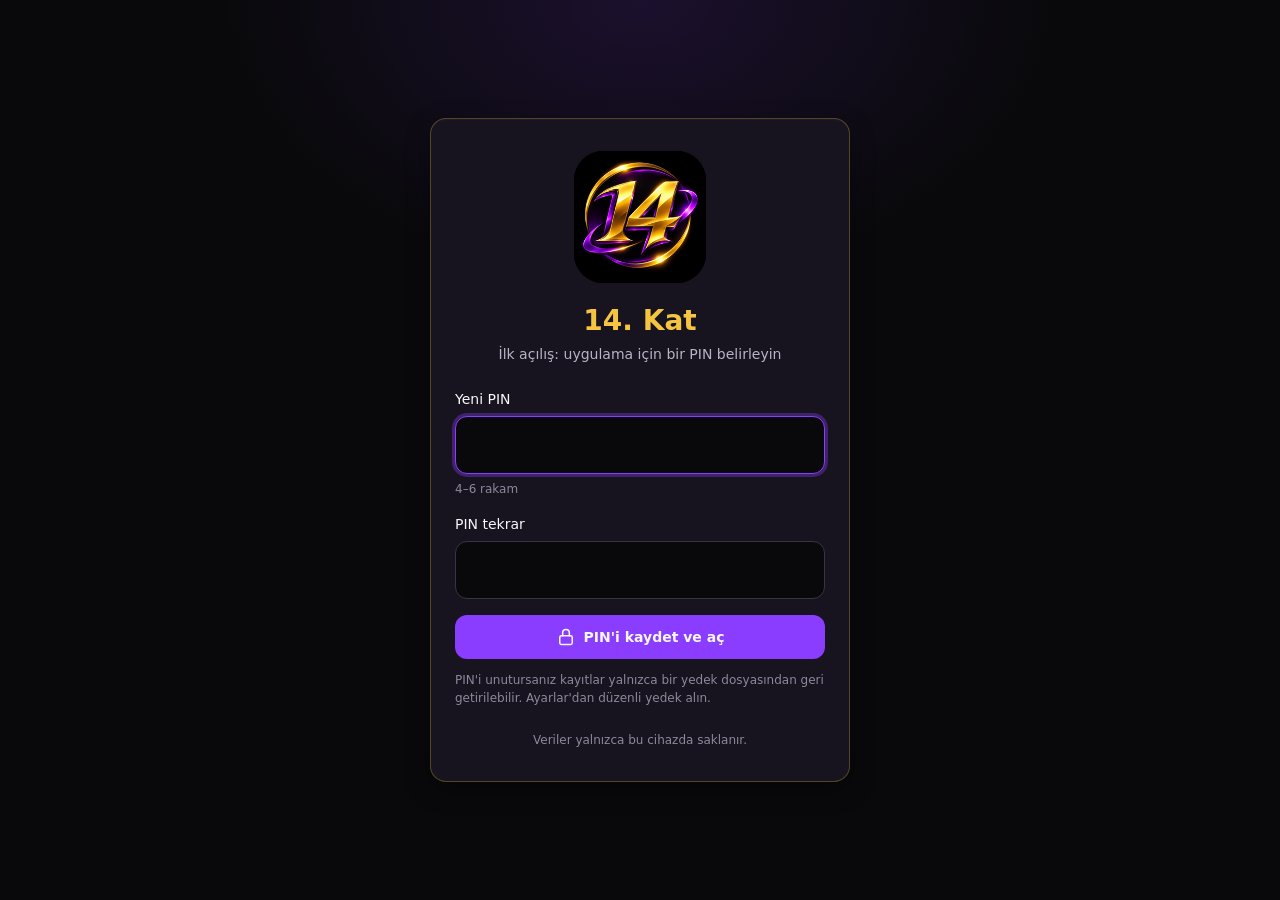
<file: index.html>
<!DOCTYPE html>
<html lang="tr">
<head>
  <meta charset="utf-8">
  <meta name="viewport" content="width=device-width, initial-scale=1, viewport-fit=cover">
  <title>Giriş · 14. Kat</title>
  <meta name="theme-color" content="#09090B">
  <link rel="icon" href="public/branding/favicon.ico" sizes="any">
  <link rel="icon" type="image/png" sizes="32x32" href="public/branding/logo-14kat-32.png">
  <link rel="apple-touch-icon" href="public/branding/apple-touch-icon.png">
  <link rel="manifest" href="manifest.webmanifest">
  <link rel="stylesheet" href="src/styles/tokens.css">
  <link rel="stylesheet" href="src/styles/base.css">
  <link rel="stylesheet" href="src/styles/components.css">
  <link rel="stylesheet" href="src/styles/layout.css">
</head>
<body>
  <main class="giris">
    <div class="kart kart-premium giris__kart" id="giris-kart">
      <img class="logo giris__logo" src="public/branding/logo-14kat-256.png" alt="14. Kat logosu" width="132" height="132">
      <h1 class="giris__baslik">14. Kat</h1>
      <p class="giris__alt" id="giris-alt">Sorumlu hemşire servis yönetimi</p>
      <div id="giris-icerik" aria-live="polite"></div>
      <p class="giris__dip">Veriler yalnızca bu cihazda saklanır.</p>
    </div>
  </main>
  <script src="src/js/ikonlar.js"></script>
  <script src="src/js/kilit.js"></script>
  <script src="src/js/giris.js"></script>
  <script>
    if ('serviceWorker' in navigator && (location.protocol === 'https:' || location.hostname === 'localhost')) {
      try {
        navigator.serviceWorker.register('sw.js');
        let yenilendi = false;
        navigator.serviceWorker.addEventListener('controllerchange', () => { if (!yenilendi) { yenilendi = true; location.reload(); } });
      } catch (e) { /* önbellek olmadan devam */ }
    }
  </script>
</body>
</html>
</file>
<file: src/styles/tokens.css>
/* ==========================================================
   14. KAT — Tasarım belirteçleri (design tokens)
   Bütün renkler, boşluklar ve tipografi BURADAN yönetilir.
   Bileşenlerde doğrudan HEX yazılmaz; yalnızca bu değişkenler kullanılır.
   ========================================================== */

:root {
  /* --- Marka paleti (talimattaki değerler) --- */
  --renk-arka-plan:      #09090B; /* Ana arka plan */
  --renk-kart:           #17131F; /* Kart ve panel */
  --renk-mor:            #8B3DFF; /* Ana vurgu — zemin olarak kullan */
  --renk-mor-koyu:       #5B21B6; /* İkincil mor */
  --renk-altin:          #F5C542; /* Altın sarısı */
  --renk-altin-parlak:   #FFD966; /* Parlak altın */
  --renk-metin:          #F8F8FA; /* Ana metin */
  --renk-metin-ikincil:  #B9B4C5; /* İkincil metin */

  /* --- Erişilebilirlik için türetilmiş tonlar --- */
  /* #8B3DFF koyu zeminde metin olarak 3.66:1 kalır (AA için 4.5 gerekir).
     Mor YAZI, bağlantı ve ikonlarda bu açık ton kullanılır (7.04:1). */
  --renk-mor-metin:      #B28CFF;
  --renk-metin-soluk:    #8E889B; /* pasif / ipucu metni, 5.35:1 */

  /* Yüzey katmanları */
  --renk-yuzey-1:        #120F18; /* menü */
  --renk-yuzey-2:        var(--renk-kart);
  --renk-yuzey-3:        #211B2C; /* hover, tablo başlığı */
  --renk-kenar:          #2A2336;
  --renk-kenar-guclu:    #3B3249;
  --renk-mor-zemin:      rgba(139, 61, 255, 0.14);
  --renk-altin-zemin:    rgba(245, 197, 66, 0.12);

  /* --- Durum renkleri (her zaman ikon + metinle birlikte) --- */
  --renk-basari:         #4ADE80;
  --renk-basari-zemin:   rgba(74, 222, 128, 0.12);
  --renk-uyari:          #FB923C;
  --renk-uyari-zemin:    rgba(251, 146, 60, 0.12);
  --renk-kritik:         #F87171;
  --renk-kritik-zemin:   rgba(248, 113, 113, 0.12);
  --renk-bilgi:          var(--renk-mor-metin);
  --renk-bilgi-zemin:    var(--renk-mor-zemin);

  /* Odak halkası */
  --odak-halka: 0 0 0 2px var(--renk-arka-plan), 0 0 0 4px var(--renk-altin);

  /* --- Tipografi --- */
  --font-ana: "Inter", "Segoe UI", system-ui, -apple-system, Roboto, "Helvetica Neue", Arial, sans-serif;
  --font-rakam: "Inter", "Segoe UI", system-ui, sans-serif;
  --yazi-xs: 0.75rem;
  --yazi-sm: 0.875rem;
  --yazi-md: 1rem;
  --yazi-lg: 1.125rem;
  --yazi-xl: 1.375rem;
  --yazi-2xl: 1.75rem;
  --kalinlik-normal: 400;
  --kalinlik-orta: 500;
  --kalinlik-kalin: 600;
  --kalinlik-cok: 700;

  /* --- Boşluk ölçeği (4 px tabanlı) --- */
  --b-1: 4px;  --b-2: 8px;  --b-3: 12px; --b-4: 16px;
  --b-5: 20px; --b-6: 24px; --b-8: 32px; --b-10: 40px;

  /* --- Köşe ve gölge --- */
  --kose-sm: 8px;
  --kose-md: 12px;
  --kose-lg: 16px;
  --kose-tam: 999px;
  --golge-kart: 0 1px 0 rgba(255,255,255,0.03) inset, 0 8px 24px rgba(0,0,0,0.35);
  --golge-altin: 0 0 0 1px rgba(245,197,66,0.35); /* abartısız premium çizgi */

  /* --- Yerleşim --- */
  --menu-genislik: 264px;
  --ust-bar-yukseklik: 64px;
  --icerik-max: 1320px;
  --dokunma-min: 44px; /* mobil dokunma hedefi */

  /* Hareket — kısa ve sade */
  --gecis: 150ms ease;
}

@media (prefers-reduced-motion: reduce) {
  :root { --gecis: 0ms; }
}
</file>
<file: src/styles/base.css>
/* 14. KAT — Temel stiller */

*, *::before, *::after { box-sizing: border-box; }

html { -webkit-text-size-adjust: 100%; color-scheme: dark; }

body {
  margin: 0;
  min-height: 100vh;
  min-height: 100dvh;
  background: var(--renk-arka-plan);
  color: var(--renk-metin);
  font-family: var(--font-ana);
  font-size: var(--yazi-md);
  line-height: 1.5;
  -webkit-font-smoothing: antialiased;
}

h1, h2, h3, h4 { margin: 0; line-height: 1.25; font-weight: var(--kalinlik-kalin); }
h1 { font-size: var(--yazi-2xl); }
h2 { font-size: var(--yazi-xl); }
h3 { font-size: var(--yazi-lg); }
p  { margin: 0; }

a { color: var(--renk-mor-metin); text-decoration: underline; text-underline-offset: 2px; }
a:hover { color: var(--renk-altin-parlak); }

img, svg { display: block; max-width: 100%; }

button, input, select, textarea { font: inherit; color: inherit; }

:focus-visible { outline: none; box-shadow: var(--odak-halka); border-radius: var(--kose-sm); }

::selection { background: var(--renk-mor); color: var(--renk-metin); }

/* Ekran okuyucuya özel metin */
.sr-only {
  position: absolute !important; width: 1px; height: 1px; padding: 0; margin: -1px;
  overflow: hidden; clip: rect(0,0,0,0); white-space: nowrap; border: 0;
}

/* İçeriğe atla bağlantısı */
.atla {
  position: absolute; left: var(--b-4); top: -60px; z-index: 100;
  background: var(--renk-altin); color: var(--renk-arka-plan);
  padding: var(--b-2) var(--b-4); border-radius: var(--kose-sm);
  font-weight: var(--kalinlik-kalin); text-decoration: none;
}
.atla:focus { top: var(--b-4); }

/* Yardımcı sınıflar */
.metin-altin   { color: var(--renk-altin); }
.metin-mor     { color: var(--renk-mor-metin); }
.metin-ikincil { color: var(--renk-metin-ikincil); }
.metin-soluk   { color: var(--renk-metin-soluk); }
.metin-sm      { font-size: var(--yazi-sm); }
.metin-xs      { font-size: var(--yazi-xs); }
.rakam         { font-variant-numeric: tabular-nums; }

.ikon { width: 20px; height: 20px; flex-shrink: 0; stroke: currentColor; fill: none;
        stroke-width: 1.8; stroke-linecap: round; stroke-linejoin: round; }
.ikon-sm { width: 16px; height: 16px; }
.ikon-lg { width: 24px; height: 24px; }
</file>
<file: src/styles/components.css>
/* ==========================================================
   14. KAT — Ortak bileşenler
   Buton · Kart · İstatistik · Rozet · Uyarı · Tablo · Form · Logo · Yükleme
   ========================================================== */

/* ---------- Logo ---------- */
.logo {
  display: block; aspect-ratio: 1 / 1; object-fit: contain;
  border-radius: 22%; /* siyah karenin kenarını yumuşatır; logonun kendisi değişmez */
  background: #000;
}
.logo-blok { display: flex; align-items: center; gap: var(--b-3); text-decoration: none; color: inherit; }
.logo-blok .logo { width: 44px; height: 44px; }
.logo-blok__ad { font-size: var(--yazi-lg); font-weight: var(--kalinlik-cok); letter-spacing: 0.01em; color: var(--renk-altin); }
.logo-blok__alt { font-size: var(--yazi-xs); color: var(--renk-metin-soluk); }

/* ---------- Buton ---------- */
.btn {
  display: inline-flex; align-items: center; justify-content: center; gap: var(--b-2);
  min-height: var(--dokunma-min); padding: 0 var(--b-5);
  border: 1px solid transparent; border-radius: var(--kose-md);
  font-size: var(--yazi-sm); font-weight: var(--kalinlik-kalin); line-height: 1;
  text-decoration: none; cursor: pointer; white-space: nowrap;
  transition: background var(--gecis), border-color var(--gecis), color var(--gecis);
}
.btn:disabled, .btn[aria-disabled="true"] { opacity: 0.5; cursor: not-allowed; }

.btn-birincil { background: var(--renk-mor); color: var(--renk-metin); }
.btn-birincil:hover:not(:disabled) { background: #7A2EF0; }

.btn-altin { background: var(--renk-altin); color: var(--renk-arka-plan); }
.btn-altin:hover:not(:disabled) { background: var(--renk-altin-parlak); }

.btn-ikincil { background: transparent; color: var(--renk-metin); border-color: var(--renk-kenar-guclu); }
.btn-ikincil:hover:not(:disabled) { background: var(--renk-yuzey-3); border-color: var(--renk-mor-metin); }

.btn-hayalet { background: transparent; color: var(--renk-metin-ikincil); }
.btn-hayalet:hover:not(:disabled) { background: var(--renk-yuzey-3); color: var(--renk-metin); }

.btn-tehlike { background: transparent; color: var(--renk-kritik); border-color: rgba(248,113,113,0.4); }
.btn-tehlike:hover:not(:disabled) { background: var(--renk-kritik-zemin); }

.btn-sm { min-height: 36px; padding: 0 var(--b-3); font-size: var(--yazi-xs); }
.btn-tam { width: 100%; }
.btn-ikon { width: var(--dokunma-min); padding: 0; }

/* ---------- Kart ---------- */
.kart {
  background: var(--renk-kart);
  border: 1px solid var(--renk-kenar);
  border-radius: var(--kose-lg);
  box-shadow: var(--golge-kart);
}
.kart-premium { border-color: rgba(245,197,66,0.28); }
.kart__bas {
  display: flex; align-items: center; justify-content: space-between; gap: var(--b-3);
  padding: var(--b-4) var(--b-5); border-bottom: 1px solid var(--renk-kenar);
}
.kart__baslik { font-size: var(--yazi-md); font-weight: var(--kalinlik-kalin); display: flex; align-items: center; gap: var(--b-2); }
.kart__baslik .ikon { color: var(--renk-altin); }
.kart__govde { padding: var(--b-5); }
.kart__alt { padding: var(--b-3) var(--b-5); border-top: 1px solid var(--renk-kenar); }

/* ---------- İstatistik kutusu ---------- */
.istatistik { padding: var(--b-5); display: flex; flex-direction: column; gap: var(--b-2); }
.istatistik__etiket { display: flex; align-items: center; gap: var(--b-2); font-size: var(--yazi-sm); color: var(--renk-metin-ikincil); }
.istatistik__etiket .ikon { color: var(--renk-mor-metin); }
.istatistik__deger { font-size: 2rem; font-weight: var(--kalinlik-cok); font-variant-numeric: tabular-nums; line-height: 1.1; }
.istatistik__not { font-size: var(--yazi-xs); color: var(--renk-metin-soluk); }

/* ---------- Rozet (durum etiketi) ---------- */
.rozet {
  display: inline-flex; align-items: center; gap: 6px;
  padding: 3px 10px; border-radius: var(--kose-tam);
  font-size: var(--yazi-xs); font-weight: var(--kalinlik-kalin); white-space: nowrap;
  border: 1px solid transparent;
}
.rozet .ikon { width: 14px; height: 14px; }
.rozet-basari { color: var(--renk-basari); background: var(--renk-basari-zemin); border-color: rgba(74,222,128,0.3); }
.rozet-uyari  { color: var(--renk-uyari);  background: var(--renk-uyari-zemin);  border-color: rgba(251,146,60,0.3); }
.rozet-kritik { color: var(--renk-kritik); background: var(--renk-kritik-zemin); border-color: rgba(248,113,113,0.3); }
.rozet-bilgi  { color: var(--renk-mor-metin); background: var(--renk-mor-zemin); border-color: rgba(178,140,255,0.3); }
.rozet-altin  { color: var(--renk-altin); background: var(--renk-altin-zemin); border-color: rgba(245,197,66,0.3); }
.rozet-notr   { color: var(--renk-metin-ikincil); background: var(--renk-yuzey-3); border-color: var(--renk-kenar); }

/* ---------- Uyarı kutusu (ikon + başlık + açıklama zorunlu) ---------- */
.uyari {
  display: grid; grid-template-columns: auto 1fr; gap: var(--b-3);
  padding: var(--b-4); border-radius: var(--kose-md);
  border: 1px solid; border-left-width: 4px;
}
.uyari .ikon { margin-top: 2px; }
.uyari__baslik { font-weight: var(--kalinlik-kalin); font-size: var(--yazi-sm); }
.uyari__metin  { font-size: var(--yazi-sm); color: var(--renk-metin-ikincil); margin-top: 2px; }
.uyari-kritik { background: var(--renk-kritik-zemin); border-color: rgba(248,113,113,0.45); }
.uyari-kritik .ikon, .uyari-kritik .uyari__baslik { color: var(--renk-kritik); }
.uyari-uyari  { background: var(--renk-uyari-zemin); border-color: rgba(251,146,60,0.45); }
.uyari-uyari .ikon, .uyari-uyari .uyari__baslik { color: var(--renk-uyari); }
.uyari-basari { background: var(--renk-basari-zemin); border-color: rgba(74,222,128,0.45); }
.uyari-basari .ikon, .uyari-basari .uyari__baslik { color: var(--renk-basari); }
.uyari-bilgi  { background: var(--renk-mor-zemin); border-color: rgba(178,140,255,0.45); }
.uyari-bilgi .ikon, .uyari-bilgi .uyari__baslik { color: var(--renk-mor-metin); }

/* ---------- Tablo ---------- */
.tablo-sarici { position: relative; overflow-x: auto; -webkit-overflow-scrolling: touch; }
.tablo { width: 100%; border-collapse: collapse; font-size: var(--yazi-sm); }
.tablo th {
  text-align: left; font-weight: var(--kalinlik-kalin); font-size: var(--yazi-xs);
  text-transform: uppercase; letter-spacing: 0.06em; color: var(--renk-metin-soluk);
  background: var(--renk-yuzey-3); padding: var(--b-3) var(--b-4); white-space: nowrap;
}
.tablo td { padding: var(--b-3) var(--b-4); border-top: 1px solid var(--renk-kenar); vertical-align: middle; }
.tablo tbody tr:hover td { background: rgba(255,255,255,0.02); }
.tablo .sayi { text-align: right; font-variant-numeric: tabular-nums; }

/* Mobilde tablo → kart listesi */
@media (max-width: 640px) {
  .tablo-mobil thead { display: none; }
  .tablo-mobil, .tablo-mobil tbody, .tablo-mobil tr, .tablo-mobil td { display: block; width: 100%; }
  .tablo-mobil tr { border-top: 1px solid var(--renk-kenar); padding: var(--b-3) var(--b-4); }
  .tablo-mobil td { border: 0; padding: 4px 0; display: flex; justify-content: space-between; gap: var(--b-3); text-align: right; }
  .tablo-mobil td::before { content: attr(data-etiket); color: var(--renk-metin-soluk); font-size: var(--yazi-xs); text-align: left; }
  .tablo-mobil .sayi { text-align: right; }
}

/* ---------- Form ---------- */
.alan { display: flex; flex-direction: column; gap: 6px; }
.alan__etiket { font-size: var(--yazi-sm); font-weight: var(--kalinlik-orta); }
.alan__ipucu  { font-size: var(--yazi-xs); color: var(--renk-metin-soluk); }
.alan__hata   { font-size: var(--yazi-xs); color: var(--renk-kritik); display: flex; align-items: center; gap: 6px; }

.girdi, .secim, .metin-alani {
  width: 100%; min-height: var(--dokunma-min);
  padding: 10px var(--b-3);
  background: var(--renk-arka-plan); color: var(--renk-metin);
  border: 1px solid var(--renk-kenar-guclu); border-radius: var(--kose-md);
  transition: border-color var(--gecis);
}
.girdi::placeholder, .metin-alani::placeholder { color: var(--renk-metin-soluk); }
.girdi:hover, .secim:hover, .metin-alani:hover { border-color: #4A3F5C; }
.girdi:focus-visible, .secim:focus-visible, .metin-alani:focus-visible {
  border-color: var(--renk-mor); box-shadow: 0 0 0 3px rgba(139,61,255,0.35); border-radius: var(--kose-md);
}
.girdi[aria-invalid="true"] { border-color: var(--renk-kritik); }
.metin-alani { min-height: 96px; resize: vertical; }
.secim { appearance: none; padding-right: 40px;
  background-image: url("data:image/svg+xml,%3Csvg xmlns='http://www.w3.org/2000/svg' width='16' height='16' viewBox='0 0 24 24' fill='none' stroke='%23B9B4C5' stroke-width='2'%3E%3Cpath d='m6 9 6 6 6-6'/%3E%3C/svg%3E");
  background-repeat: no-repeat; background-position: right 12px center; }

.onay { display: inline-flex; align-items: center; gap: var(--b-2); font-size: var(--yazi-sm); cursor: pointer; min-height: var(--dokunma-min); }
.onay input { width: 18px; height: 18px; accent-color: var(--renk-mor); }

.form-izgara { display: grid; gap: var(--b-4); grid-template-columns: repeat(auto-fit, minmax(220px, 1fr)); }

/* ---------- Sekmeler ---------- */
.sekmeler { display: flex; gap: var(--b-1); padding: var(--b-1); background: var(--renk-arka-plan);
  border: 1px solid var(--renk-kenar); border-radius: var(--kose-md); overflow-x: auto; }
.sekme { min-height: 36px; padding: 0 var(--b-4); border: 0; border-radius: var(--kose-sm);
  background: transparent; color: var(--renk-metin-ikincil); font-size: var(--yazi-sm); font-weight: var(--kalinlik-orta); cursor: pointer; white-space: nowrap; }
.sekme[aria-selected="true"] { background: var(--renk-mor); color: var(--renk-metin); }

/* ---------- İlerleme çubuğu ---------- */
.ilerleme { height: 8px; border-radius: var(--kose-tam); background: var(--renk-yuzey-3); overflow: hidden; }
.ilerleme__dolu { height: 100%; border-radius: inherit; background: var(--renk-mor); }
.ilerleme__dolu.altin { background: var(--renk-altin); }
.ilerleme__dolu.kritik { background: var(--renk-kritik); }
.ilerleme__dolu.uyari { background: var(--renk-uyari); }

/* ---------- Boş durum ---------- */
.bos-durum { text-align: center; padding: var(--b-10) var(--b-5); color: var(--renk-metin-ikincil); }
.bos-durum .ikon { width: 40px; height: 40px; margin: 0 auto var(--b-3); color: var(--renk-mor-metin); }

/* ---------- Yükleme / açılış ekranı ---------- */
.yukleme {
  position: fixed; inset: 0; z-index: 200;
  display: flex; flex-direction: column; align-items: center; justify-content: center; gap: var(--b-5);
  background: var(--renk-arka-plan);
  transition: opacity 250ms ease, visibility 250ms ease;
}
.yukleme.gizli { opacity: 0; visibility: hidden; }
.yukleme .logo { width: 120px; height: 120px; }
.yukleme__cubuk { width: 140px; height: 3px; border-radius: 3px; background: var(--renk-yuzey-3); overflow: hidden; }
.yukleme__cubuk::after { content: ""; display: block; width: 40%; height: 100%; background: var(--renk-altin);
  animation: yukle 1.1s ease-in-out infinite; }
@keyframes yukle { from { transform: translateX(-100%); } to { transform: translateX(250%); } }
@media (prefers-reduced-motion: reduce) { .yukleme__cubuk::after { animation: none; width: 100%; } }

/* ---------- Ayırıcı ---------- */
.ayirici { height: 1px; background: var(--renk-kenar); border: 0; margin: var(--b-4) 0; }

@media (max-width: 640px) {
  .tablo-mobil td .ilerleme { width: 50%; flex-shrink: 0; align-self: center; }
}
</file>
<file: src/styles/layout.css>
/* 14. KAT — Uygulama yerleşimi (sol menü + üst bar + içerik) */

.uygulama { display: grid; grid-template-columns: var(--menu-genislik) 1fr; min-height: 100dvh; }

/* ---------- Sol navigasyon ---------- */
.menu {
  position: sticky; top: 0; height: 100dvh;
  display: flex; flex-direction: column;
  background: var(--renk-yuzey-1);
  border-right: 1px solid var(--renk-kenar);
  padding: var(--b-5) var(--b-3);
  overflow-y: auto;
}
.menu__logo { padding: 0 var(--b-2) var(--b-5); border-bottom: 1px solid var(--renk-kenar); margin-bottom: var(--b-4); }
.menu__grup-baslik { font-size: var(--yazi-xs); text-transform: uppercase; letter-spacing: 0.08em;
  color: var(--renk-metin-soluk); padding: var(--b-3) var(--b-3) var(--b-2); }
.menu__liste { list-style: none; margin: 0; padding: 0; display: flex; flex-direction: column; gap: 2px; }
.menu__link {
  display: flex; align-items: center; gap: var(--b-3);
  min-height: var(--dokunma-min); padding: 0 var(--b-3);
  border-radius: var(--kose-md);
  color: var(--renk-metin-ikincil); text-decoration: none;
  font-size: var(--yazi-sm); font-weight: var(--kalinlik-orta);
  transition: background var(--gecis), color var(--gecis);
  position: relative;
}
.menu__link:hover { background: var(--renk-yuzey-3); color: var(--renk-metin); }
.menu__link[aria-current="page"] { background: var(--renk-mor); color: var(--renk-metin); }
.menu__link[aria-current="page"]::before { /* aktif öğe: renk + kenar çizgisi */
  content: ""; position: absolute; left: -12px; top: 10px; bottom: 10px; width: 3px;
  border-radius: 0 3px 3px 0; background: var(--renk-altin);
}
.menu__sayac { margin-left: auto; font-size: var(--yazi-xs); font-weight: var(--kalinlik-kalin);
  min-width: 22px; height: 22px; padding: 0 6px; border-radius: var(--kose-tam);
  display: inline-flex; align-items: center; justify-content: center;
  background: var(--renk-kritik-zemin); color: var(--renk-kritik); }
.menu__link[aria-current="page"] .menu__sayac { background: rgba(255,255,255,0.18); color: var(--renk-metin); }
.menu__alt { margin-top: auto; padding-top: var(--b-4); border-top: 1px solid var(--renk-kenar); }

.kullanici { display: flex; align-items: center; gap: var(--b-3); padding: var(--b-2); }
.kullanici__avatar { width: 36px; height: 36px; border-radius: 50%; display: grid; place-items: center;
  background: var(--renk-altin-zemin); color: var(--renk-altin); font-weight: var(--kalinlik-kalin); font-size: var(--yazi-sm);
  border: 1px solid rgba(245,197,66,0.35); }
.kullanici__ad { font-size: var(--yazi-sm); font-weight: var(--kalinlik-kalin); }
.kullanici__rol { font-size: var(--yazi-xs); color: var(--renk-metin-soluk); }

/* ---------- Ana alan ---------- */
.ana { min-width: 0; display: flex; flex-direction: column; }
.ust-bar {
  position: sticky; top: 0; z-index: 20;
  height: var(--ust-bar-yukseklik);
  display: flex; align-items: center; gap: var(--b-3);
  padding: 0 var(--b-6);
  background: rgba(9,9,11,0.88); backdrop-filter: blur(10px);
  border-bottom: 1px solid var(--renk-kenar);
}
.ust-bar__baslik { font-size: var(--yazi-lg); font-weight: var(--kalinlik-kalin); }
.ust-bar__sag { margin-left: auto; display: flex; align-items: center; gap: var(--b-2); }
.menu-ac { display: none; }

.icerik { width: 100%; max-width: var(--icerik-max); margin: 0 auto; padding: var(--b-6); display: flex; flex-direction: column; gap: var(--b-6); }

.sayfa-bas { display: flex; flex-wrap: wrap; align-items: flex-end; justify-content: space-between; gap: var(--b-4); }
.sayfa-bas__ust { font-size: var(--yazi-xs); text-transform: uppercase; letter-spacing: 0.1em; color: var(--renk-altin); font-weight: var(--kalinlik-kalin); margin-bottom: 4px; }
.sayfa-bas__aciklama { color: var(--renk-metin-ikincil); font-size: var(--yazi-sm); margin-top: 4px; }

.izgara { display: grid; gap: var(--b-4); }
.izgara-4 { grid-template-columns: repeat(4, minmax(0, 1fr)); }
.izgara-3 { grid-template-columns: repeat(3, minmax(0, 1fr)); }
.izgara-2 { grid-template-columns: repeat(2, minmax(0, 1fr)); }
.izgara-2-1 { grid-template-columns: 2fr 1fr; }

.liste { list-style: none; margin: 0; padding: 0; }
.liste > li { display: flex; align-items: center; gap: var(--b-3); padding: var(--b-3) 0; border-top: 1px solid var(--renk-kenar); }
.liste > li:first-child { border-top: 0; padding-top: 0; }

/* ---------- Mobil alt navigasyon ---------- */
.alt-nav { display: none; }

/* ---------- Kırılımlar ---------- */
@media (max-width: 1100px) {
  .izgara-4 { grid-template-columns: repeat(2, minmax(0, 1fr)); }
  .izgara-3, .izgara-2-1 { grid-template-columns: minmax(0, 1fr); }
}
@media (max-width: 900px) {
  .izgara-2 { grid-template-columns: minmax(0, 1fr); }
}

@media (max-width: 900px) {
  .uygulama { grid-template-columns: 1fr; }
  .menu {
    position: fixed; inset: 0 auto 0 0; z-index: 60; width: min(300px, 86vw);
    transform: translateX(-100%); transition: transform 200ms ease;
  }
  .menu.acik { transform: translateX(0); box-shadow: 24px 0 48px rgba(0,0,0,0.5); }
  .perde { position: fixed; inset: 0; z-index: 50; background: rgba(0,0,0,0.6); }
  .perde[hidden] { display: none; }
  .menu-ac { display: inline-flex; }
  .ust-bar { padding: 0 var(--b-4); }
  .icerik { padding: var(--b-4); padding-bottom: calc(var(--b-4) + 72px + env(safe-area-inset-bottom)); gap: var(--b-5); }

  .alt-nav {
    display: grid; grid-template-columns: repeat(5, 1fr);
    position: fixed; left: 0; right: 0; bottom: 0; z-index: 40;
    padding: 6px 4px calc(6px + env(safe-area-inset-bottom));
    background: rgba(18,15,24,0.96); backdrop-filter: blur(10px);
    border-top: 1px solid var(--renk-kenar);
  }
  .alt-nav a { display: flex; flex-direction: column; align-items: center; gap: 3px; min-height: 52px; justify-content: center;
    color: var(--renk-metin-soluk); text-decoration: none; font-size: 11px; font-weight: var(--kalinlik-orta); border-radius: var(--kose-sm); }
  .alt-nav a[aria-current="page"] { color: var(--renk-mor-metin); }
  .alt-nav a[aria-current="page"] .ikon { color: var(--renk-altin); }
}

@media (max-width: 520px) {
  .izgara-4 { grid-template-columns: 1fr 1fr; }
  .istatistik { padding: var(--b-4); }
  .istatistik__deger { font-size: 1.6rem; }
  .ust-bar__gizle-mobil { display: none; }
  h1 { font-size: var(--yazi-xl); }
}

/* ---------- Giriş ekranı ---------- */
.giris {
  min-height: 100dvh; display: grid; place-items: center; padding: var(--b-5);
  background:
    radial-gradient(600px 400px at 50% 0%, rgba(139,61,255,0.14), transparent 70%),
    var(--renk-arka-plan);
}
.giris__kart { width: 100%; max-width: 420px; padding: var(--b-8) var(--b-6); }
.giris__logo { width: 132px; height: 132px; margin: 0 auto var(--b-5); }
.giris__baslik { text-align: center; font-size: var(--yazi-2xl); color: var(--renk-altin); font-weight: var(--kalinlik-cok); }
.giris__alt { text-align: center; color: var(--renk-metin-ikincil); font-size: var(--yazi-sm); margin: 6px 0 var(--b-6); }
.giris__form { display: flex; flex-direction: column; gap: var(--b-4); }
.giris__dip { text-align: center; color: var(--renk-metin-soluk); font-size: var(--yazi-xs); margin-top: var(--b-6); }

.pin-girdi { font-size: 1.5rem; letter-spacing: 0.5em; text-align: center; font-variant-numeric: tabular-nums; }
</file>
<file: src/styles/vardiya.css>
/* 14. KAT — Vardiya Planlayıcı */

.vrd-eylemler { display: flex; flex-wrap: wrap; gap: var(--b-2); }
.vrd-hafta-nav { display: flex; align-items: center; gap: var(--b-3); }
.vrd-hafta-nav__orta { flex: 1; display: flex; flex-wrap: wrap; align-items: center; justify-content: center; gap: var(--b-2); text-align: center; }
.vrd-uyarilar { display: flex; flex-direction: column; gap: var(--b-3); }
.vrd-adaylar { display: flex; flex-wrap: wrap; gap: var(--b-2); margin-top: var(--b-2); }

.vrd-tablo th, .vrd-tablo td { padding: var(--b-2); text-align: center; }
.vrd-tablo thead th { text-transform: none; letter-spacing: 0; font-size: var(--yazi-xs); }
.vrd-gun-ad { display: block; color: var(--renk-metin); font-size: var(--yazi-sm); }
.vrd-gun-tarih { display: block; font-variant-numeric: tabular-nums; }
.vrd-tablo th.vrd-bugun .vrd-gun-ad { color: var(--renk-altin); }
.vrd-tablo th.vrd-bugun { box-shadow: inset 0 -2px 0 var(--renk-altin); }
.vrd-tablo td.vrd-bugun { background: rgba(245,197,66,0.04); }

/* İlk sütun sabit (yatay kaydırmada) */
.vrd-tablo .vrd-ad {
  position: sticky; left: 0; z-index: 1; text-align: left; white-space: nowrap;
  background: var(--renk-kart); font-size: var(--yazi-sm); font-weight: var(--kalinlik-kalin);
  color: var(--renk-metin); text-transform: none; letter-spacing: 0;
  box-shadow: 1px 0 0 var(--renk-kenar);
}
.vrd-tablo thead .vrd-ad { background: var(--renk-yuzey-3); color: var(--renk-metin-soluk); font-size: var(--yazi-xs); }
.vrd-ad__kisa { display: none; }
@media (max-width: 640px) { .vrd-ad__tam { display: none; } .vrd-ad__kisa { display: inline; } }

/* Hücre seçimi — renk + harf birlikte */
.vrd-hucre {
  position: relative; display: grid; place-items: center;
  min-width: 48px; min-height: 40px; border-radius: var(--kose-sm);
  font-weight: var(--kalinlik-kalin); font-size: var(--yazi-sm);
  border: 1px dashed var(--renk-kenar-guclu); color: var(--renk-metin-soluk);
}
.vrd-hucre:hover { border-color: var(--renk-mor-metin); }
.vrd-hucre:focus-within { box-shadow: var(--odak-halka); }
.vrd-hucre[data-ihlal] { outline: 2px solid var(--renk-uyari); outline-offset: 1px; }
.vrd-hucre[data-ihlal]::after { content: "!"; position: absolute; top: -7px; right: -7px; width: 16px; height: 16px; border-radius: 50%;
  background: var(--renk-uyari); color: var(--renk-arka-plan); font-size: 11px; line-height: 16px; text-align: center; }
/* Görünmez ama erişilebilir yerel seçim kutusu: hücrenin tamamını kaplar */
.vrd-sec { position: absolute; inset: 0; width: 100%; height: 100%; opacity: 0; cursor: pointer; font-size: 16px; }
.vrd-sec option { background: var(--renk-kart); color: var(--renk-metin); }

/* Seçili olunca yalnızca kısa harf görünsün diye: renkler */
.vrd-hucre[data-kod="G"], .vrd-kod[data-kod="G"]   { border: 1px solid rgba(178,140,255,0.45); background: var(--renk-mor-zemin); color: var(--renk-mor-metin); }
.vrd-hucre[data-kod="N"], .vrd-kod[data-kod="N"]   { border: 1px solid rgba(245,197,66,0.45); background: var(--renk-altin-zemin); color: var(--renk-altin); }
.vrd-hucre[data-kod="T"], .vrd-kod[data-kod="T"]   { border: 1px solid var(--renk-kenar); background: var(--renk-yuzey-3); color: var(--renk-metin-ikincil); }
.vrd-hucre[data-kod="YI"], .vrd-kod[data-kod="YI"] { border: 1px solid rgba(74,222,128,0.4); background: var(--renk-basari-zemin); color: var(--renk-basari); }
.vrd-hucre[data-kod="R"], .vrd-kod[data-kod="R"]   { border: 1px solid rgba(248,113,113,0.4); background: var(--renk-kritik-zemin); color: var(--renk-kritik); }

.vrd-kod { display: inline-grid; place-items: center; min-width: 26px; height: 22px; padding: 0 4px; border-radius: 6px; font-size: var(--yazi-xs); font-weight: var(--kalinlik-kalin); margin-left: var(--b-2); }
.vrd-kod:first-child { margin-left: 0; }

.vrd-sayim th, .vrd-sayim td { background: var(--renk-yuzey-1); }
.vrd-sayim th { text-align: left; font-size: var(--yazi-xs); color: var(--renk-metin-soluk); position: sticky; left: 0; z-index: 1; text-transform: none; letter-spacing: 0; font-weight: var(--kalinlik-orta); }
.vrd-sayi { display: inline-flex; align-items: center; gap: 4px; font-size: var(--yazi-xs); font-weight: var(--kalinlik-kalin); font-variant-numeric: tabular-nums; }
.vrd-sayi.tamam { color: var(--renk-basari); }
.vrd-sayi.eksik { color: var(--renk-kritik); }

.vrd-alt { display: flex; flex-wrap: wrap; align-items: center; justify-content: space-between; gap: var(--b-3); }
.vrd-lejant { font-size: var(--yazi-xs); color: var(--renk-metin-ikincil); line-height: 2.2; }
.vrd-onay { display: flex; flex-wrap: wrap; align-items: center; gap: var(--b-2); }

.vrd-izin-not { display: block; font-size: 10px; color: var(--renk-basari); font-weight: var(--kalinlik-orta); }
.liste .ikon-sm { color: var(--renk-basari); }

.vrd-ekle { display: flex; flex-wrap: wrap; align-items: flex-end; gap: var(--b-3); margin-top: var(--b-4); }
.vrd-personel .gr-satir { flex-wrap: nowrap; }

/* ---------- Yazdırma: kağıt formun düzeni ---------- */
.yazdir-formu { display: none; }
@media print {
  @page { size: A4 landscape; margin: 10mm; }
  html, body { background: #fff !important; color-scheme: light !important; }
  body > *:not(.yazdir-kopya) { display: none !important; }
  .yazdir-kopya { display: block !important; color: #000; font-family: Arial, sans-serif; }
  .yf-bas { display: flex; justify-content: space-around; font-size: 20pt; font-weight: 700; border: 1px solid #000; padding: 10px; margin-bottom: 8px; }
  .yf-tablo { width: 100%; border-collapse: collapse; font-size: 10pt; }
  .yf-tablo th, .yf-tablo td { border: 1px solid #000; padding: 8px 4px; text-align: center; font-weight: 700; }
  .yf-tablo th { background: #ddd; font-size: 9pt; }
  .yf-tablo td { height: 44px; font-family: "Times New Roman", serif; font-size: 10.5pt; white-space: nowrap; }
  .yf-tablo .yf-ad { text-align: left; background: #ddd; font-family: Arial, sans-serif; }
  * { -webkit-print-color-adjust: exact; print-color-adjust: exact; }
}
</file>
<file: src/styles/gorev.css>
/* 14. KAT — Görev Dağıtımı */

.gr-kolon .kart__baslik .kullanici__avatar { width: 30px; height: 30px; font-size: var(--yazi-xs); }
.gr-odalar { display: grid; grid-template-columns: repeat(auto-fill, minmax(84px, 1fr)); gap: var(--b-2); }
.gr-oda {
  display: flex; flex-direction: column; align-items: center; justify-content: center; gap: 2px;
  min-height: 64px; padding: var(--b-2); cursor: pointer;
  background: var(--renk-arka-plan); color: var(--renk-metin);
  border: 1px solid var(--renk-kenar-guclu); border-radius: var(--kose-md);
  transition: border-color var(--gecis), background var(--gecis);
}
.gr-oda:hover { border-color: var(--renk-mor-metin); background: var(--renk-yuzey-3); }
.gr-oda__no { font-size: var(--yazi-lg); font-weight: var(--kalinlik-cok); font-variant-numeric: tabular-nums; }
.gr-oda__y { font-size: var(--yazi-xs); font-weight: var(--kalinlik-kalin); display: inline-flex; align-items: center; gap: 4px; }
.gr-oda__y::before { content: ""; width: 8px; height: 8px; border-radius: 50%; }
.gr-oda[data-yogunluk="1"] .gr-oda__y { color: var(--renk-basari); }
.gr-oda[data-yogunluk="1"] .gr-oda__y::before { background: var(--renk-basari); }
.gr-oda[data-yogunluk="2"] .gr-oda__y { color: var(--renk-uyari); }
.gr-oda[data-yogunluk="2"] .gr-oda__y::before { background: var(--renk-uyari); }
.gr-oda[data-yogunluk="3"] .gr-oda__y { color: var(--renk-kritik); }
.gr-oda[data-yogunluk="3"] .gr-oda__y::before { background: var(--renk-kritik); border-radius: 2px; transform: rotate(45deg); }

.gr-mini { list-style: none; margin: var(--b-4) 0 0; padding: var(--b-3) 0 0; border-top: 1px solid var(--renk-kenar); display: flex; flex-direction: column; gap: 6px; font-size: var(--yazi-sm); color: var(--renk-metin-ikincil); }
.gr-mini li { display: flex; align-items: center; gap: var(--b-2); }
.gr-mini .ikon-sm { color: var(--renk-mor-metin); }

.gr-arac { display: flex; flex-wrap: wrap; align-items: center; justify-content: space-between; gap: var(--b-3); margin-top: calc(-1 * var(--b-2)); }

.gr-liste { list-style: none; margin: 0; padding: 0; display: flex; flex-direction: column; }
.gr-satir { display: flex; flex-wrap: wrap; align-items: center; justify-content: space-between; gap: var(--b-2); padding: var(--b-2) 0; border-top: 1px solid var(--renk-kenar); }
.gr-satir:first-child { border-top: 0; padding-top: 0; }
.gr-satir .onay { flex: 1 1 180px; }
.gr-satir.bitti .onay > span { color: var(--renk-metin-soluk); text-decoration: line-through; }
.gr-satir__sag { display: flex; align-items: center; gap: var(--b-2); }
.secim.gr-kucuk { width: auto; min-height: 36px; padding-top: 4px; padding-bottom: 4px; font-size: var(--yazi-sm); }

.gr-ek-form { display: grid; grid-template-columns: 1fr 1fr; gap: var(--b-3); margin-top: var(--b-4); padding-top: var(--b-4); border-top: 1px solid var(--renk-kenar); }

.gr-ayar > summary { cursor: pointer; list-style: none; border-bottom: 0; }
.gr-ayar > summary::-webkit-details-marker { display: none; }
.gr-ayar[open] > summary { border-bottom: 1px solid var(--renk-kenar); }
.gr-oda-no { max-width: 110px; }

.gr-iki { grid-template-columns: repeat(2, minmax(0, 1fr)); }
@media (max-width: 900px) { .gr-iki { grid-template-columns: minmax(0, 1fr); } }
@media (max-width: 420px) { .gr-ek-form { grid-template-columns: 1fr; } .gr-ek-form > * { grid-column: 1 / -1; } }
</file>
<file: src/styles/ajanda.css>
/* 14. KAT — Ajanda */

.aj-liste { list-style: none; margin: 0; padding: 0; }
.aj-etk { display: grid; grid-template-columns: 72px 1fr auto; gap: var(--b-3); align-items: start; padding: var(--b-3) 0; border-top: 1px solid var(--renk-kenar); }
.aj-etk:first-child { border-top: 0; padding-top: 0; }
.aj-etk__saat { color: var(--renk-altin); font-weight: var(--kalinlik-kalin); padding-top: 1px; }
.aj-etk__govde { min-width: 0; display: flex; flex-direction: column; gap: 6px; }
.aj-etk__alt { display: flex; flex-wrap: wrap; align-items: center; gap: 6px; }
.aj-sil { margin-top: 4px; }

.aj-sonraki { list-style: none; margin: 0; padding: 0; display: flex; flex-direction: column; gap: 4px; font-size: var(--yazi-sm); }
.aj-sonraki li { display: grid; grid-template-columns: 56px 1fr; gap: var(--b-2); }

.aj-is-form { display: grid; grid-template-columns: 1fr 170px auto; gap: var(--b-3); align-items: end; margin-top: var(--b-4); padding-top: var(--b-4); border-top: 1px solid var(--renk-kenar); }

.aj-notlar { list-style: none; margin: 0; padding: 0; display: flex; flex-direction: column; gap: var(--b-3); }
.aj-not { padding: var(--b-3); border: 1px solid var(--renk-kenar); border-radius: var(--kose-md); background: var(--renk-arka-plan); display: flex; flex-direction: column; gap: 6px; }
.aj-not__bas { display: flex; flex-wrap: wrap; align-items: center; gap: var(--b-2); }
.aj-not-form { margin-bottom: var(--b-4); padding-bottom: var(--b-4); border-bottom: 1px solid var(--renk-kenar); }

.aj-form { border-color: rgba(139,61,255,0.4); }

@media (max-width: 640px) {
  .aj-is-form { grid-template-columns: 1fr; }
  .aj-etk { grid-template-columns: 60px 1fr auto; }
}
</file>
<file: src/styles/stok.css>
/* 14. KAT — Stok ve Sarf Malzeme */

.st-ozet { text-align: left; cursor: pointer; font: inherit; color: inherit; }
.st-ozet:hover { border-color: var(--renk-kenar-guclu); }
.st-ozet[aria-pressed="true"] { border-color: var(--renk-mor); }

.st-arac { flex-direction: column; align-items: stretch; }
.st-filtre { display: flex; gap: var(--b-1); overflow-x: auto; padding-bottom: 2px; -webkit-overflow-scrolling: touch; }
.st-filtre .sekme { border: 1px solid var(--renk-kenar); flex: none; }
.st-filtre .sekme[aria-pressed="true"] { background: var(--renk-mor); color: var(--renk-metin); border-color: var(--renk-mor); }
.st-arama { display: flex; flex-wrap: wrap; align-items: center; gap: var(--b-3); }
.st-arama .girdi { flex: 1 1 220px; max-width: 360px; }

.st-tablo td { vertical-align: middle; }
.st-ad { display: flex; flex-direction: column; gap: 2px; }
.st-acil { align-self: flex-start; margin-top: 2px; }
.st-sayi { width: 84px; min-height: 40px; padding: 6px 8px; text-align: right; font-variant-numeric: tabular-nums; }
.st-seviye { min-width: 120px; }
.st-sil { width: 1%; white-space: nowrap; text-align: right; }

.st-siparis { list-style: none; margin: 0; padding: 0; display: flex; flex-direction: column; }
.st-siparis li { display: flex; flex-wrap: wrap; align-items: center; justify-content: space-between; gap: var(--b-2); padding: var(--b-2) 0; border-top: 1px solid var(--renk-kenar); }
.st-siparis li:first-child { border-top: 0; }
.st-siparis__ad { display: flex; flex-wrap: wrap; align-items: center; gap: var(--b-2); }
.st-siparis__m { display: flex; align-items: center; gap: var(--b-2); }

.st-ekle { display: grid; grid-template-columns: 2fr 1fr 1fr auto auto; gap: var(--b-3); align-items: end; }
.st-gun { display: inline-flex; align-items: center; gap: var(--b-2); }

@media (max-width: 900px) { .st-ekle { grid-template-columns: 1fr 1fr; } .st-ekle > .alan:first-child { grid-column: 1 / -1; } }
@media (max-width: 640px) {
  /* Mobil: malzeme adı üstte, üç sayı yan yana, durum altta */
  .st-tablo tr { position: relative; display: grid; grid-template-columns: repeat(3, minmax(0, 1fr)); column-gap: var(--b-2); row-gap: 6px; }
  .st-tablo td { display: flex; flex-direction: column; align-items: stretch; text-align: left; gap: 2px; padding: 0; }
  .st-tablo td::before { text-align: left; }
  .st-tablo td[data-etiket="Malzeme"], .st-tablo td[data-etiket="Durum"] { grid-column: 1 / -1; }
  .st-tablo td[data-etiket="Malzeme"] { padding-right: 48px; }
  .st-tablo td[data-etiket="Malzeme"]::before, .st-tablo td.st-sil::before { content: none; }
  .st-tablo td[data-etiket="Durum"] { flex-direction: row; align-items: center; justify-content: space-between; }
  .st-tablo td[data-etiket="Durum"]::before { content: none; }
  .st-tablo td.st-seviye { display: none; }
  .st-tablo td.st-sil { position: absolute; top: 8px; right: 12px; width: auto; }
  .st-sayi { width: 100%; text-align: center; }
  .st-tablo td[colspan] { grid-column: 1 / -1; }
}

/* Ana gruplar */
.st-gruplar { display: grid; grid-template-columns: repeat(4, minmax(0, 1fr)); gap: var(--b-2); }
.st-grup { display: flex; flex-direction: column; align-items: flex-start; gap: 2px; padding: var(--b-3); min-height: 60px; text-align: left; cursor: pointer;
  background: var(--renk-arka-plan); color: var(--renk-metin); border: 1px solid var(--renk-kenar-guclu); border-radius: var(--kose-md); font: inherit; }
.st-grup:hover { border-color: var(--renk-mor-metin); }
.st-grup[aria-selected="true"] { background: var(--renk-mor); border-color: var(--renk-mor); }
.st-grup__ad { font-weight: var(--kalinlik-kalin); font-size: var(--yazi-sm); }
.st-grup__say { font-size: var(--yazi-xs); color: var(--renk-metin-ikincil); }
.st-grup[aria-selected="true"] .st-grup__say { color: var(--renk-metin); }
.st-grup__kritik { color: var(--renk-kritik); font-weight: var(--kalinlik-kalin); }
.st-grup[aria-selected="true"] .st-grup__kritik { color: var(--renk-altin-parlak); }
button.st-ad { background: none; border: 0; padding: 0; color: inherit; font: inherit; text-align: left; cursor: pointer; width: 100%; }
button.st-ad:hover strong { color: var(--renk-mor-metin); }
@media (max-width: 640px) {
  .st-gruplar { grid-template-columns: repeat(2, minmax(0, 1fr)); }
  /* Kompakt satır: ad + mevcut; alt sınır/hedef/sil yalnızca açık satırda */
  .st-tablo tr { grid-template-columns: minmax(0, 1fr) 96px; row-gap: 4px; padding: var(--b-2) var(--b-4); }
  .st-tablo td[data-etiket="Malzeme"] { grid-column: 1; grid-row: 1; padding-right: 0; }
  .st-tablo td[data-etiket="Mevcut"] { grid-column: 2; grid-row: 1 / span 2; align-self: center; }
  .st-tablo td[data-etiket="Mevcut"]::before { content: none; }
  .st-tablo td[data-etiket="Durum"] { grid-column: 1; grid-row: 2; justify-content: flex-start; }
  .st-tablo td[data-etiket="Alt sınır"], .st-tablo td[data-etiket="Haftalık hedef"], .st-tablo td.st-sil { display: none; }
  .st-tablo tr.acik { grid-template-columns: repeat(3, minmax(0, 1fr)); background: var(--renk-yuzey-3); }
  .st-tablo tr.acik td[data-etiket="Malzeme"] { grid-column: 1 / 3; }
  .st-tablo tr.acik td[data-etiket="Mevcut"] { grid-column: 3; grid-row: 1 / span 2; }
  .st-tablo tr.acik td[data-etiket="Durum"] { grid-column: 1 / 3; }
  .st-tablo tr.acik td[data-etiket="Alt sınır"], .st-tablo tr.acik td[data-etiket="Haftalık hedef"] { display: flex; grid-row: 3; }
  .st-tablo tr.acik td.st-sil { display: flex; position: static; grid-column: 3; grid-row: 3; align-self: end; justify-content: flex-end; }
  .st-tablo .rozet { font-size: 11px; padding: 2px 8px; }
}

/* Depo sayımı */
.st-depo-ozet { display: flex; flex-wrap: wrap; gap: var(--b-2) var(--b-5); font-size: var(--yazi-sm); margin-bottom: var(--b-2); }
.st-depo-ozet strong { font-size: var(--yazi-lg); margin-right: 4px; font-variant-numeric: tabular-nums; }
.st-fark-eksik { color: var(--renk-kritik); }
.st-fark-fazla { color: var(--renk-uyari); }
.st-depo td[data-etiket="Kalem"] { display: flex; flex-direction: column; gap: 2px; }
.st-depo .st-depo-islendi { opacity: .72; }
.kart__govde > .st-filtre { margin-bottom: var(--b-2); }
@media (max-width: 640px) {
  .st-tablo.st-depo tr { grid-template-columns: repeat(3, minmax(0, 1fr)); padding: var(--b-2) var(--b-4); }
  .st-tablo.st-depo td[data-etiket="Kalem"] { grid-column: 1 / -1; grid-row: 1; padding-right: 0; }
  .st-tablo.st-depo td[data-etiket="Sistem"], .st-tablo.st-depo td[data-etiket="Sayılan"], .st-tablo.st-depo td[data-etiket="Fark"] { display: flex; grid-row: 2; grid-column: auto; }
  .st-tablo.st-depo td[data-etiket="Sistem"]::before, .st-tablo.st-depo td[data-etiket="Sayılan"]::before { content: attr(data-etiket); }
  .st-tablo.st-depo td.st-sil { display: flex; position: static; grid-column: 1 / -1; grid-row: 3; justify-content: flex-start; }
  .st-tablo.st-depo td.st-sil:empty { display: none; }
  .st-tablo.st-depo td[data-etiket="Kalem"]::before { content: none; }
  .st-tablo.st-depo td.sayi { align-items: center; justify-content: flex-end; text-align: center; }
  .st-tablo.st-depo td.st-sil .btn { width: auto; }
}
</file>
<file: src/styles/miat.css>
/* 14. KAT — Miat ve Dolap Sıcaklığı */

.mt-bas { flex-wrap: wrap; }
.mt-nav { gap: var(--b-2); }
.mt-olcumler { list-style: none; margin: 0; padding: 0; display: flex; flex-direction: column; }
.mt-olcum { display: grid; grid-template-columns: minmax(0, 1fr) auto 120px; gap: var(--b-3); align-items: center; padding: var(--b-3) 0; border-top: 1px solid var(--renk-kenar); }
.mt-olcum:first-child { border-top: 0; padding-top: 0; }
.mt-olcum.disinda { background: linear-gradient(90deg, var(--renk-kritik-zemin), transparent 70%); margin: 0 calc(-1 * var(--b-5)); padding-left: var(--b-5); padding-right: var(--b-5); }
.mt-olcum__ad { display: flex; flex-direction: column; gap: 2px; }
.mt-olcum__girdi { display: flex; align-items: center; gap: var(--b-2); }
.mt-olcum__durum { justify-self: end; }
.mt-olcum__aciklama { grid-column: 1 / -1; }
.mt-deger { width: 96px; text-align: right; font-size: var(--yazi-lg); font-weight: var(--kalinlik-kalin); font-variant-numeric: tabular-nums; }

.mt-ozet { border-collapse: separate; border-spacing: 2px; font-size: var(--yazi-xs); font-variant-numeric: tabular-nums; }
.mt-ozet th { font-weight: var(--kalinlik-orta); color: var(--renk-metin-soluk); padding: 2px 4px; text-align: center; white-space: nowrap; }
.mt-ozet tbody th { text-align: left; color: var(--renk-metin-ikincil); position: sticky; left: 0; background: var(--renk-kart); padding-right: var(--b-3); }
.mt-gun { display: block; color: var(--renk-metin-ikincil); }
.mt-h { min-width: 34px; height: 26px; text-align: center; border-radius: 6px; background: var(--renk-yuzey-3); color: var(--renk-metin); }
.mt-h.bos { background: transparent; color: var(--renk-metin-soluk); border: 1px dashed var(--renk-kenar); }
.mt-h.dis { background: var(--renk-kritik-zemin); color: var(--renk-kritik); font-weight: var(--kalinlik-cok); outline: 1px solid rgba(248,113,113,0.5); }

.mt-islem { white-space: nowrap; text-align: right; }
.mt-islem .btn + .btn { margin-left: var(--b-2); }

@media (max-width: 640px) {
  .mt-olcum { grid-template-columns: minmax(0, 1fr) auto; }
  .mt-olcum__durum { grid-column: 1 / -1; justify-self: start; }
  .mt-olcum.disinda { margin: 0 calc(-1 * var(--b-5)); }
  .mt-islem { justify-content: flex-end; }
}
</file>
<file: src/styles/asistan.css>
/* 14. KAT — Asistan */

.as-bolum { display: flex; flex-wrap: wrap; align-items: baseline; gap: var(--b-2); font-size: var(--yazi-lg); margin-top: var(--b-2); }
.as-bolum .ikon { color: var(--renk-altin); align-self: center; }
.as-izgara { display: grid; grid-template-columns: repeat(auto-fill, minmax(min(100%, 340px), 1fr)); gap: var(--b-4); align-items: start; }
.as-kart .kart__baslik { font-size: var(--yazi-md); }
.as-sonuc { margin-top: var(--b-4); display: flex; flex-direction: column; gap: var(--b-2); align-items: flex-start; }
.as-metin {
  width: 100%; margin: 0; max-height: 360px; overflow: auto;
  padding: var(--b-3) var(--b-4); border-radius: var(--kose-md);
  background: var(--renk-arka-plan); border: 1px solid var(--renk-kenar);
  font-family: var(--font-ana); font-size: var(--yazi-sm); line-height: 1.55; white-space: pre-wrap; word-break: break-word; color: var(--renk-metin);
}
.as-ses { grid-column: 1 / -1; }
.as-ses__ust { display: flex; flex-wrap: wrap; align-items: center; gap: var(--b-3); }
.as-mik { min-height: 52px; padding: 0 var(--b-6); font-size: var(--yazi-md); }
.as-nokta { width: 10px; height: 10px; border-radius: 50%; background: var(--renk-kritik); animation: as-nabiz 1s ease-in-out infinite; }
@keyframes as-nabiz { 50% { opacity: 0.3; } }
@media (prefers-reduced-motion: reduce) { .as-nokta { animation: none; } }
.as-metin.as-mono { font-family: ui-monospace, 'SFMono-Regular', Menlo, Consolas, monospace; font-size: var(--yazi-xs); white-space: pre; }
</file>
<file: src/styles/odalar.css>
/* 14. KAT — Odalar ve hatırlatıcı */

.od-izgara { display: grid; grid-template-columns: repeat(auto-fill, minmax(min(100%, 300px), 1fr)); gap: var(--b-3); align-items: start; }
.od-kart { overflow: hidden; }
.od-kart.bos { background: var(--renk-yuzey-1); border-style: dashed; }
.od-kart.acik { grid-column: 1 / -1; border-color: var(--renk-mor); }
.od-kart__bas {
  width: 100%; display: flex; align-items: center; gap: var(--b-4); padding: var(--b-4);
  background: none; border: 0; color: inherit; text-align: left; cursor: pointer; font: inherit; min-height: 72px;
}
.od-kart__bas:hover { background: var(--renk-yuzey-3); }
.od-no { font-size: 1.75rem; font-weight: var(--kalinlik-cok); color: var(--renk-altin); font-variant-numeric: tabular-nums; min-width: 72px; }
.od-kart.bos .od-no { color: var(--renk-metin-soluk); }
.od-ozet { flex: 1; display: flex; flex-direction: column; align-items: flex-start; gap: 4px; }
.od-ok { color: var(--renk-metin-soluk); transition: transform var(--gecis); }
.od-kart.acik .od-ok { transform: rotate(90deg); }
.od-isaretler { display: flex; flex-wrap: wrap; gap: 6px; padding: 0 var(--b-4) var(--b-3); }
.od-not { padding: 0 var(--b-4) var(--b-3); margin-top: -4px; }
.od-duzen { border-top: 1px solid var(--renk-kenar); padding: var(--b-4); display: flex; flex-direction: column; gap: var(--b-3); }
.od-riskler { border: 0; padding: 0; margin: 0; display: flex; flex-wrap: wrap; gap: 0 var(--b-5); }
.od-riskler legend { margin-bottom: 2px; }

.gr-oda__isaret { font-size: 10px; line-height: 1.2; color: var(--renk-kritik); text-align: center; font-weight: var(--kalinlik-kalin); }
.gr-odalar-link { display: flex; flex-wrap: wrap; align-items: center; justify-content: space-between; gap: var(--b-3); padding: var(--b-4) var(--b-5); text-decoration: none; color: inherit; }
.gr-odalar-link:hover { border-color: var(--renk-kenar-guclu); }
.gr-odalar-link .rozet .ikon-sm { width: 14px; height: 14px; }

/* Hatırlatıcı */
.ht-kutu { position: fixed; left: 50%; transform: translateX(-50%); bottom: calc(16px + env(safe-area-inset-bottom)); z-index: 300;
  width: min(440px, calc(100vw - 24px)); display: flex; flex-direction: column; gap: var(--b-2); }
@media (max-width: 900px) { .ht-kutu { bottom: calc(80px + env(safe-area-inset-bottom)); } }
.ht-kart { background: var(--renk-kart); border: 1px solid var(--renk-altin); border-radius: var(--kose-lg); padding: var(--b-4);
  box-shadow: 0 12px 32px rgba(0,0,0,0.55); animation: ht-gel 200ms ease-out; }
@keyframes ht-gel { from { transform: translateY(12px); opacity: 0; } }
@media (prefers-reduced-motion: reduce) { .ht-kart { animation: none; } }
.ht-ust { display: flex; gap: var(--b-3); }
.ht-ust > .ikon { color: var(--renk-altin); margin-top: 2px; }
.ht-baslik { font-weight: var(--kalinlik-kalin); }
.ht-metin { font-size: var(--yazi-sm); color: var(--renk-metin-ikincil); }
.ht-eylem { display: flex; flex-wrap: wrap; gap: var(--b-2); margin-top: var(--b-3); }

/* Vardiya bildirimi kurulum adımları */
.ps-adim { margin: 0; padding-left: 1.4em; display: flex; flex-direction: column; gap: var(--b-3); font-size: var(--yazi-sm); }
.ps-adim li > span { display: block; margin-bottom: 6px; color: var(--renk-metin-ikincil); }
.ps-adim code, .kart code { background: var(--renk-yuzey-3); padding: 1px 6px; border-radius: 6px; color: var(--renk-altin); font-size: 0.95em; }
.ps-tercih { flex-direction: column; margin-top: var(--b-4); }
</file>
